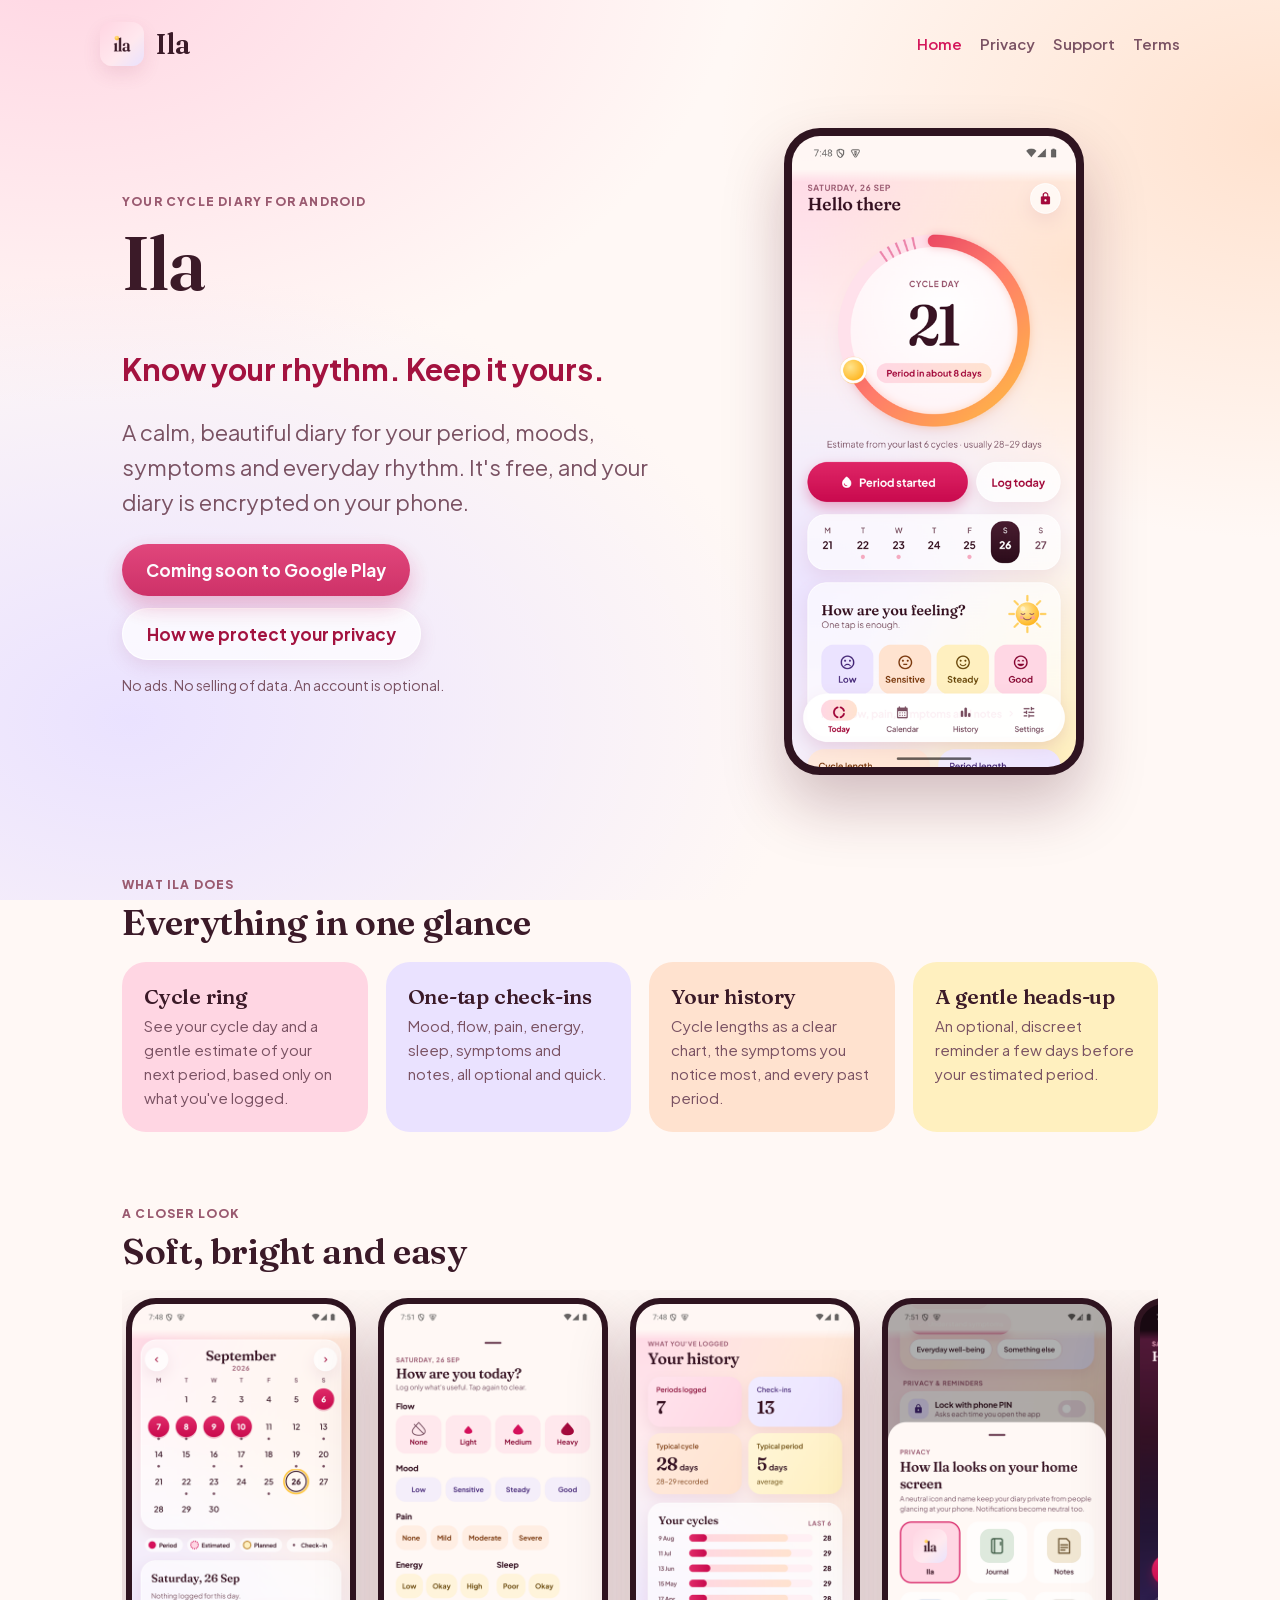
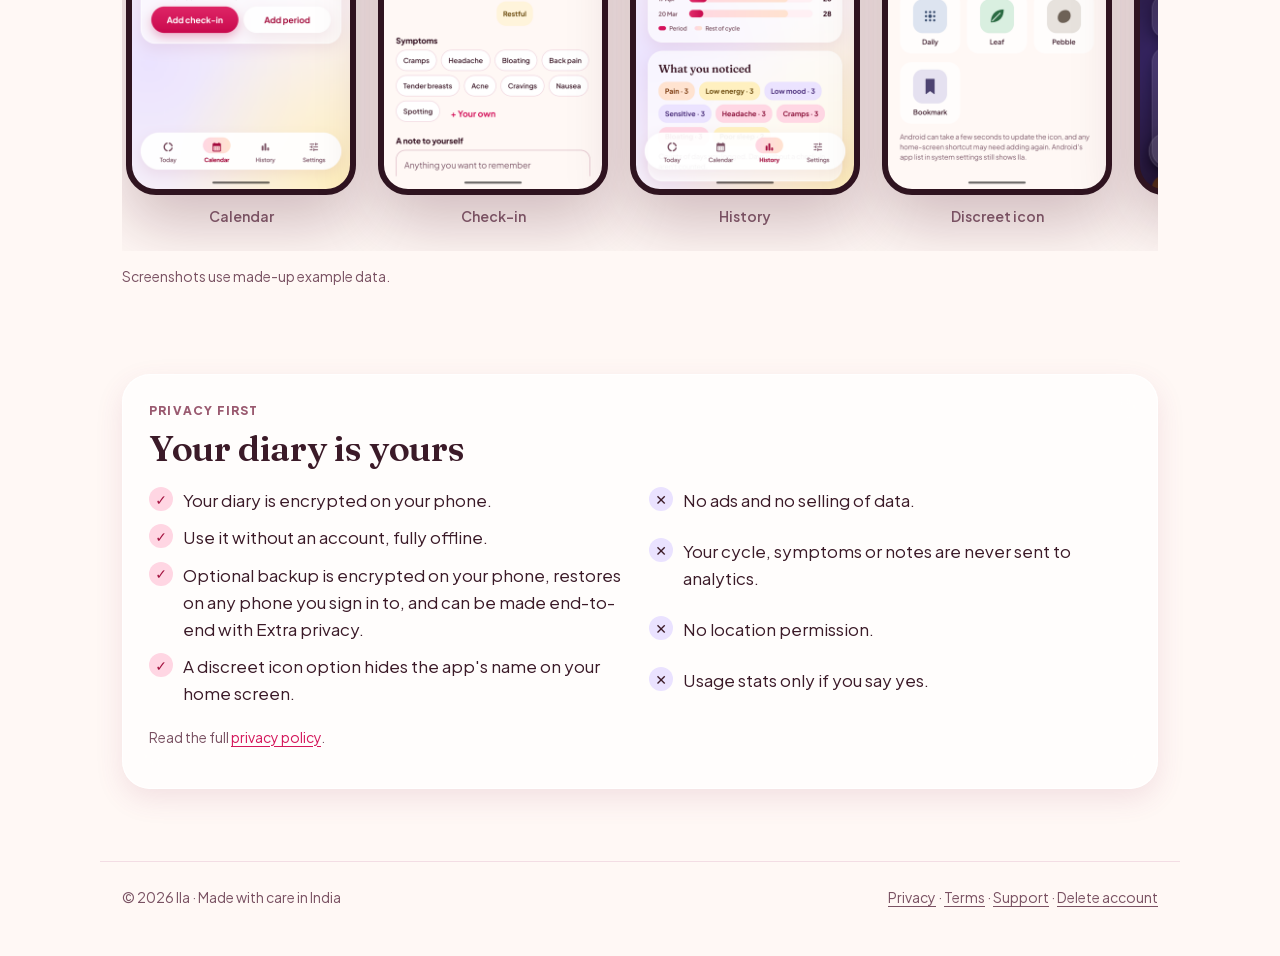
<file: index.html>
<!doctype html>
<html lang="en">
<head>
<meta charset="utf-8">
<meta name="viewport" content="width=device-width, initial-scale=1">
<title>Ila — Your Cycle Diary</title>
<meta name="description" content="Ila is a free, private cycle diary for Android. Know your rhythm. Keep it yours.">
<meta name="theme-color" content="#FFD6E3">
<link rel="icon" href="assets/favicon.png">
<link rel="stylesheet" href="assets/site.css">
</head>
<body>
<header class="wrap nav">
  <a class="brand" href="./"><img src="assets/ila-icon-512.png" alt="">Ila</a>
  <nav aria-label="Main"><ul>
    <li><a href="./" aria-current="page">Home</a></li>
    <li><a href="privacy.html">Privacy</a></li>
    <li><a href="support.html">Support</a></li>
    <li><a href="terms.html">Terms</a></li>
  </ul></nav>
</header>

<main class="wrap">
  <section class="hero">
    <div>
      <p class="eyebrow">Your cycle diary for Android</p>
      <h1>Ila</h1>
      <p class="tagline">Know your rhythm. Keep it yours.</p>
      <p class="lede">A calm, beautiful diary for your period, moods, symptoms and everyday rhythm. It's free, and your diary is encrypted on your phone.</p>
      <div class="pill-row">
        <span class="button rose" aria-disabled="true">Coming soon to Google Play</span>
        <a class="button soft" href="privacy.html">How we protect your privacy</a>
      </div>
      <p class="note">No ads. No selling of data. An account is optional.</p>
    </div>
    <div class="hero-shot"><div class="phone"><img src="assets/shots/1-today.png" alt="Ila's Today screen: a cycle ring showing cycle day 21 and 'Period in about 8 days', a week strip and mood buttons." width="450" height="1000"></div></div>
  </section>

  <section aria-labelledby="features">
    <p class="eyebrow">What Ila does</p>
    <h2 id="features">Everything in one glance</h2>
    <div class="grid">
      <div class="tile petal"><h3>Cycle ring</h3><p>See your cycle day and a gentle estimate of your next period, based only on what you've logged.</p></div>
      <div class="tile lilac"><h3>One-tap check-ins</h3><p>Mood, flow, pain, energy, sleep, symptoms and notes, all optional and quick.</p></div>
      <div class="tile peach"><h3>Your history</h3><p>Cycle lengths as a clear chart, the symptoms you notice most, and every past period.</p></div>
      <div class="tile butter"><h3>A gentle heads-up</h3><p>An optional, discreet reminder a few days before your estimated period.</p></div>
    </div>
  </section>

  <section aria-labelledby="look">
    <p class="eyebrow">A closer look</p>
    <h2 id="look">Soft, bright and easy</h2>
    <div class="shots" tabindex="0" aria-label="App screenshots, scroll sideways">
      <figure><div class="phone"><img src="assets/shots/2-calendar.png" alt="Calendar with period days in rose and today's date ringed." loading="lazy" width="450" height="1000"></div><figcaption>Calendar</figcaption></figure>
      <figure><div class="phone"><img src="assets/shots/7-check-in.png" alt="Check-in sheet with flow, mood, pain, energy, sleep and symptom choices." loading="lazy" width="450" height="1000"></div><figcaption>Check-in</figcaption></figure>
      <figure><div class="phone"><img src="assets/shots/3-history.png" alt="History with summary tiles and a chart of recent cycle lengths." loading="lazy" width="450" height="1000"></div><figcaption>History</figcaption></figure>
      <figure><div class="phone"><img src="assets/shots/6-discreet-icon.png" alt="Discreet icon picker showing neutral home-screen icons such as Journal and Notes." loading="lazy" width="450" height="1000"></div><figcaption>Discreet icon</figcaption></figure>
      <figure><div class="phone"><img src="assets/shots/8-today-dark.png" alt="Today screen in dark mode." loading="lazy" width="450" height="1000"></div><figcaption>Dark mode</figcaption></figure>
    </div>
    <p class="note">Screenshots use made-up example data.</p>
  </section>

  <section aria-labelledby="privacy">
    <div class="card">
      <p class="eyebrow">Privacy first</p>
      <h2 id="privacy">Your diary is yours</h2>
      <div class="grid">
        <ul class="checks">
          <li>Your diary is encrypted on your phone.</li>
          <li>Use it without an account, fully offline.</li>
          <li>Optional backup is encrypted on your phone, restores on any phone you sign in to, and can be made end-to-end with Extra privacy.</li>
          <li>A discreet icon option hides the app's name on your home screen.</li>
        </ul>
        <ul class="checks never">
          <li>No ads and no selling of data.</li>
          <li>Your cycle, symptoms or notes are never sent to analytics.</li>
          <li>No location permission.</li>
          <li>Usage stats only if you say yes.</li>
        </ul>
      </div>
      <p class="note" style="margin-top:18px">Read the full <a href="privacy.html">privacy policy</a>.</p>
    </div>
  </section>
</main>

<footer><div class="wrap">
  <span>© 2026 Ila · Made with care in India</span>
  <span><a href="privacy.html">Privacy</a> · <a href="terms.html">Terms</a> · <a href="support.html">Support</a> · <a href="delete-account.html">Delete account</a></span>
</div></footer>
</body>
</html>
</file>
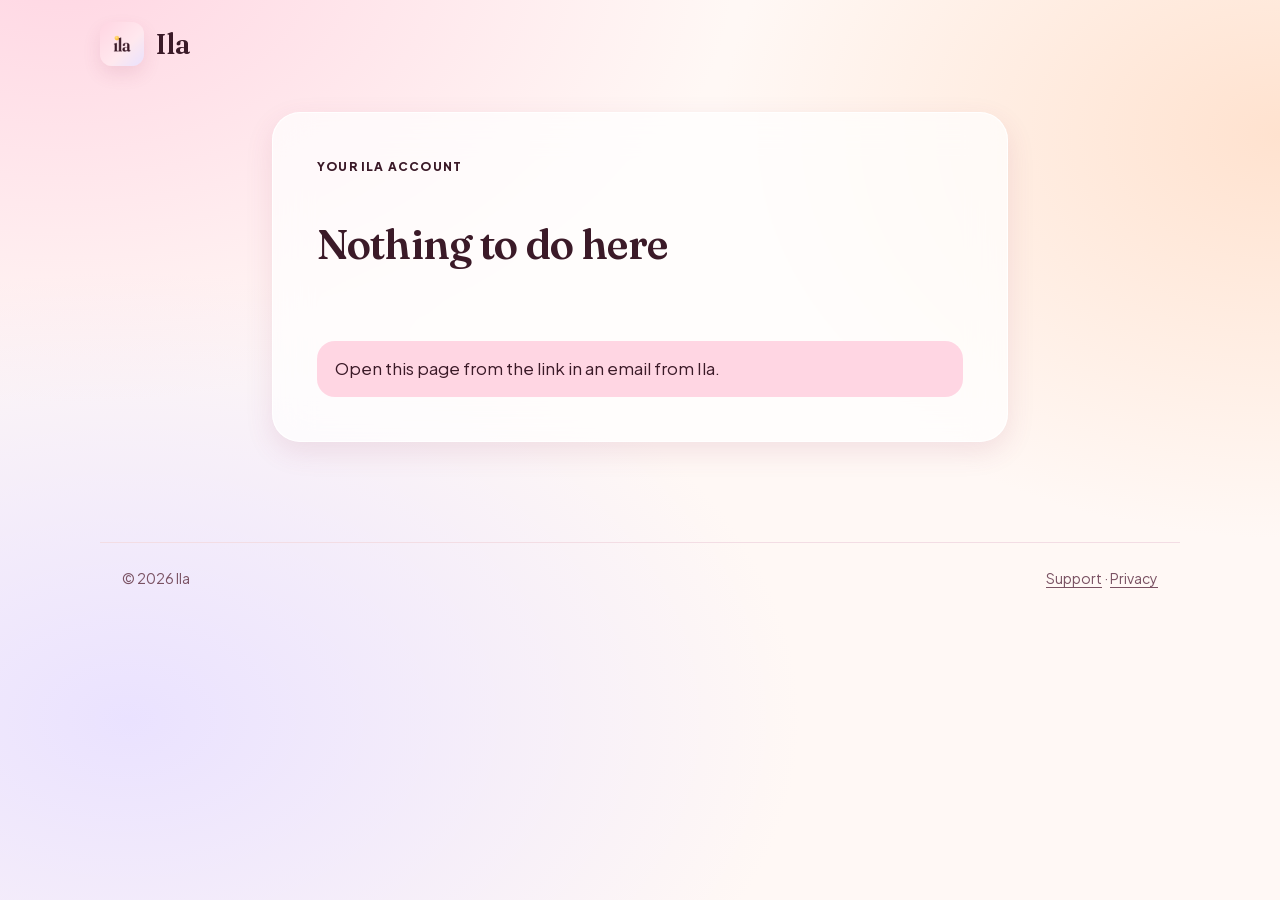
<file: auth-action.html>
<!doctype html>
<html lang="en">
<head>
<meta charset="utf-8">
<meta name="viewport" content="width=device-width, initial-scale=1">
<meta name="robots" content="noindex">
<meta name="referrer" content="no-referrer">
<title>Your Ila account — Ila</title>
<link rel="icon" href="assets/favicon.png">
<link rel="stylesheet" href="assets/site.css">
<style>
  .field { display: grid; gap: 6px; margin: 14px 0; }
  .field label { font-weight: 700; font-size: 14px; }
  .field input { height: 52px; padding: 0 16px; border-radius: 16px; border: 1.5px solid var(--line); background: var(--glass); color: var(--ink); font: inherit; }
  .field input:focus-visible { outline: 3px solid var(--rose); outline-offset: 1px; }
  button.button { border: 0; cursor: pointer; font: inherit; font-weight: 700; }
  button.button[disabled] { opacity: .55; cursor: default; }
  .status { padding: 14px 18px; border-radius: 18px; background: var(--petal); margin: 16px 0 0; }
  .status.error { background: #FFE3E3; color: #8C1D18; }
  [hidden] { display: none !important; }
</style>
</head>
<body>
<header class="wrap nav">
  <a class="brand" href="./"><img src="assets/ila-icon-512.png" alt="">Ila</a>
</header>
<main class="wrap doc"><div class="card">
  <p class="eyebrow">Your Ila account</p>

  <section id="reset" hidden>
    <h1 style="font-size:clamp(30px,5vw,42px)">Choose a new password</h1>
    <p>For <strong id="reset-email"></strong>. Your new password is protected on this page before it's sent, exactly as the app does, so no one else ever sees it.</p>
    <form id="reset-form" novalidate>
      <div class="field"><label for="pw1">New password</label><input id="pw1" type="password" autocomplete="new-password" minlength="12" required></div>
      <div class="field"><label for="pw2">Type it again</label><input id="pw2" type="password" autocomplete="new-password" minlength="12" required></div>
      <p class="note">At least 8 characters. A short sentence works well.</p>
      <button class="button rose" id="reset-button" type="submit">Save new password</button>
    </form>
    <p class="note" style="margin-top:18px">Your cloud backup stays safe. The next time you sign in to Ila, it asks for your <strong>recovery code</strong> once to unlock it with the new password.</p>
  </section>

  <section id="verified" hidden>
    <h1 style="font-size:clamp(30px,5vw,42px)">Email confirmed</h1>
    <p>Thank you. Go back to Ila and tap <strong>I've confirmed it</strong> to turn on your end-to-end encrypted backup.</p>
  </section>

  <section id="done" hidden>
    <h1 style="font-size:clamp(30px,5vw,42px)">Password changed</h1>
    <p>Open Ila and sign in with your new password. Have your recovery code ready: Ila asks for it once to unlock your backup.</p>
  </section>

  <section id="loading"><h1 style="font-size:clamp(30px,5vw,42px)">One moment…</h1></section>
  <p id="status" class="status" role="status" hidden></p>
</div></main>
<footer><div class="wrap"><span>© 2026 Ila</span><span><a href="support.html">Support</a> · <a href="privacy.html">Privacy</a></span></div></footer>

<script>
// Handles Firebase email action links (set as the custom action URL in Firebase Authentication → Templates).
// The new password is derived exactly like the app (code/app/src/main/java/app/ila/CloudCrypto.kt):
//   master = PBKDF2-SHA256(password, SHA-256("ila-account-v1|" + email), 600000)
//   Firebase password = base64url(HKDF-SHA256(master, salt "ila-hkdf-v1", info "auth"))
// Only that derived value is sent to Google. The page loads no third-party code.
(() => {
  const params = new URLSearchParams(location.search);
  const mode = params.get('mode'), code = params.get('oobCode');
  const apiKey = params.get('apiKey') || 'AIzaSyAatuYOE76j3LYbSVbCfgGCYiM-DV2iupk';
  const api = (method, body) => fetch(`https://identitytoolkit.googleapis.com/v1/accounts:${method}?key=${encodeURIComponent(apiKey)}`, {
    method: 'POST', headers: { 'Content-Type': 'application/json' }, body: JSON.stringify(body), referrerPolicy: 'no-referrer'
  }).then(async r => { const d = await r.json(); if (!r.ok) throw new Error(d.error && d.error.message || 'ERROR'); return d; });
  const show = id => { for (const s of ['reset', 'verified', 'done', 'loading']) document.getElementById(s).hidden = s !== id; };
  const status = (text, error) => { const el = document.getElementById('status'); el.textContent = text; el.hidden = !text; el.classList.toggle('error', !!error); };
  const friendly = m => /EXPIRED|INVALID_OOB_CODE/.test(m) ? 'This link has expired or was already used. Ask Ila for a new one.'
    : /WEAK_PASSWORD/.test(m) ? 'Please choose a longer password.' : /TOO_MANY/.test(m) ? 'Too many attempts. Please wait a little and try again.'
    : 'Something went wrong. Please try the link again.';

  const enc = new TextEncoder();
  async function authPassword(email, password) {
    const salt = new Uint8Array(await crypto.subtle.digest('SHA-256', enc.encode('ila-account-v1|' + email.trim().toLowerCase())));
    const base = await crypto.subtle.importKey('raw', enc.encode(password), 'PBKDF2', false, ['deriveBits']);
    const master = await crypto.subtle.deriveBits({ name: 'PBKDF2', hash: 'SHA-256', salt, iterations: 600000 }, base, 256);
    const hk = await crypto.subtle.importKey('raw', master, 'HKDF', false, ['deriveBits']);
    const out = new Uint8Array(await crypto.subtle.deriveBits({ name: 'HKDF', hash: 'SHA-256', salt: enc.encode('ila-hkdf-v1'), info: enc.encode('auth') }, hk, 256));
    return btoa(String.fromCharCode(...out)).replace(/\+/g, '-').replace(/\//g, '_').replace(/=+$/, '');
  }
  window.ilaAuthPassword = authPassword; // exposed for the test vector check

  if (!code || !mode) { show('loading'); document.querySelector('#loading h1').textContent = 'Nothing to do here'; status('Open this page from the link in an email from Ila.'); return; }

  if (mode === 'verifyEmail') {
    api('update', { oobCode: code }).then(() => show('verified')).catch(e => { show('loading'); document.querySelector('#loading h1').textContent = 'Link not valid'; status(friendly(e.message), true); });
  } else if (mode === 'resetPassword') {
    api('resetPassword', { oobCode: code }).then(d => {
      const email = d.email; document.getElementById('reset-email').textContent = email; show('reset');
      document.getElementById('reset-form').addEventListener('submit', async ev => {
        ev.preventDefault();
        const p1 = document.getElementById('pw1').value, p2 = document.getElementById('pw2').value;
        if (p1.length < 8) return status('Use at least 8 characters.', true);
        if (p1 !== p2) return status("The passwords don't match.", true);
        const button = document.getElementById('reset-button'); button.disabled = true; status('Protecting your password…');
        try { await api('resetPassword', { oobCode: code, newPassword: await authPassword(email, p1) }); status(''); show('done'); }
        catch (e) { status(friendly(e.message), true); button.disabled = false; }
      });
    }).catch(e => { show('loading'); document.querySelector('#loading h1').textContent = 'Link not valid'; status(friendly(e.message), true); });
  } else {
    show('loading'); document.querySelector('#loading h1').textContent = 'Done'; status('If you asked for this, the change is complete. Contact rishi007.pandey@live.com if you didn’t.');
  }
})();
</script>
</body>
</html>
</file>
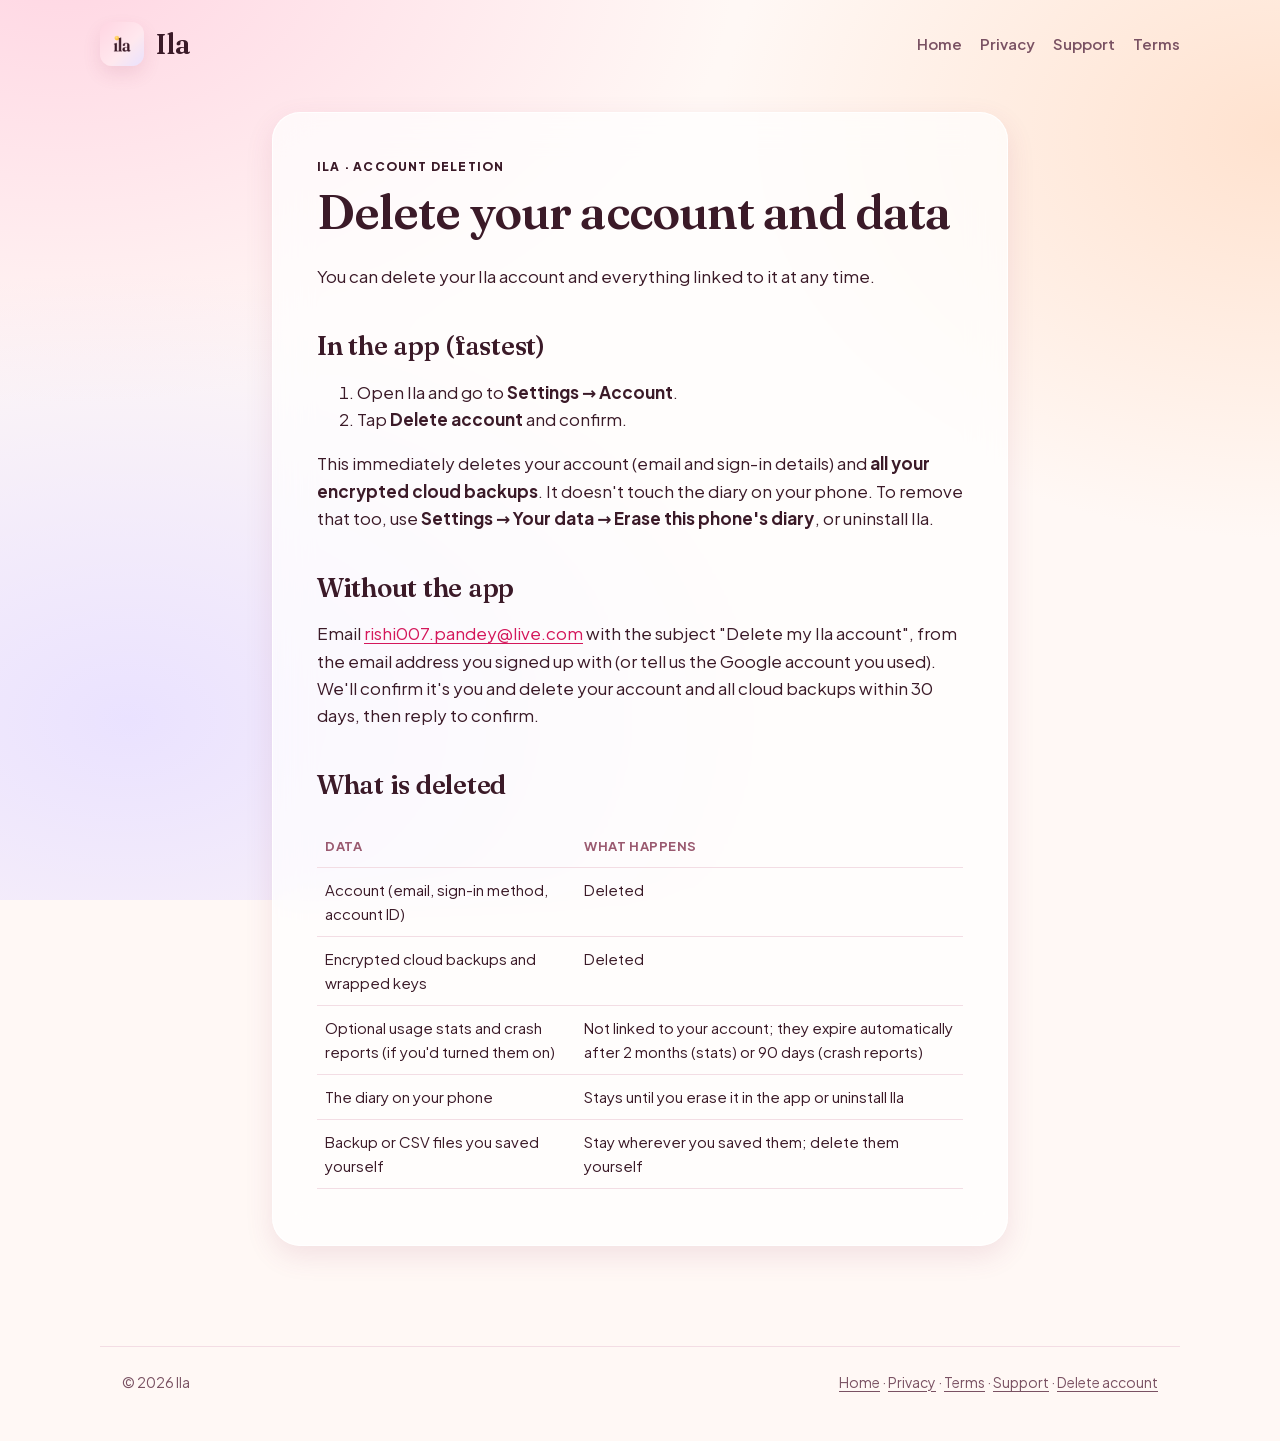
<file: delete-account.html>
<!doctype html>
<html lang="en">
<head>
<meta charset="utf-8">
<meta name="viewport" content="width=device-width, initial-scale=1">
<title>Delete your account and data — Ila</title>
<meta name="description" content="How to delete your Ila account, cloud backups and data.">
<link rel="icon" href="assets/favicon.png">
<link rel="stylesheet" href="assets/site.css">
</head>
<body>
<header class="wrap nav">
  <a class="brand" href="./"><img src="assets/ila-icon-512.png" alt="">Ila</a>
  <nav aria-label="Main"><ul><li><a href="./">Home</a></li><li><a href="privacy.html">Privacy</a></li><li><a href="support.html">Support</a></li><li><a href="terms.html">Terms</a></li></ul></nav>
</header>
<main class="wrap doc"><div class="card">
<p class="eyebrow">Ila · Account deletion</p>
<h1 style="font-size:clamp(34px,5vw,48px)">Delete your account and data</h1>
<p>You can delete your Ila account and everything linked to it at any time.</p>
<h2>In the app (fastest)</h2>
<ol>
  <li>Open Ila and go to <strong>Settings → Account</strong>.</li>
  <li>Tap <strong>Delete account</strong> and confirm.</li>
</ol>
<p>This immediately deletes your account (email and sign-in details) and <strong>all your encrypted cloud backups</strong>. It doesn't touch the diary on your phone. To remove that too, use <strong>Settings → Your data → Erase this phone's diary</strong>, or uninstall Ila.</p>
<h2>Without the app</h2>
<p>Email <a href="mailto:rishi007.pandey@live.com?subject=Delete%20my%20Ila%20account">rishi007.pandey@live.com</a> with the subject "Delete my Ila account", from the email address you signed up with (or tell us the Google account you used). We'll confirm it's you and delete your account and all cloud backups within 30 days, then reply to confirm.</p>
<h2>What is deleted</h2>
<div class="table-scroll"><table>
<tr><th>Data</th><th>What happens</th></tr>
<tr><td>Account (email, sign-in method, account ID)</td><td>Deleted</td></tr>
<tr><td>Encrypted cloud backups and wrapped keys</td><td>Deleted</td></tr>
<tr><td>Optional usage stats and crash reports (if you'd turned them on)</td><td>Not linked to your account; they expire automatically after 2 months (stats) or 90 days (crash reports)</td></tr>
<tr><td>The diary on your phone</td><td>Stays until you erase it in the app or uninstall Ila</td></tr>
<tr><td>Backup or CSV files you saved yourself</td><td>Stay wherever you saved them; delete them yourself</td></tr>
</table></div>
</div></main>
<footer><div class="wrap">
  <span>© 2026 Ila</span>
  <span><a href="./">Home</a> · <a href="privacy.html">Privacy</a> · <a href="terms.html">Terms</a> · <a href="support.html">Support</a> · <a href="delete-account.html">Delete account</a></span>
</div></footer>
</body>
</html>
</file>
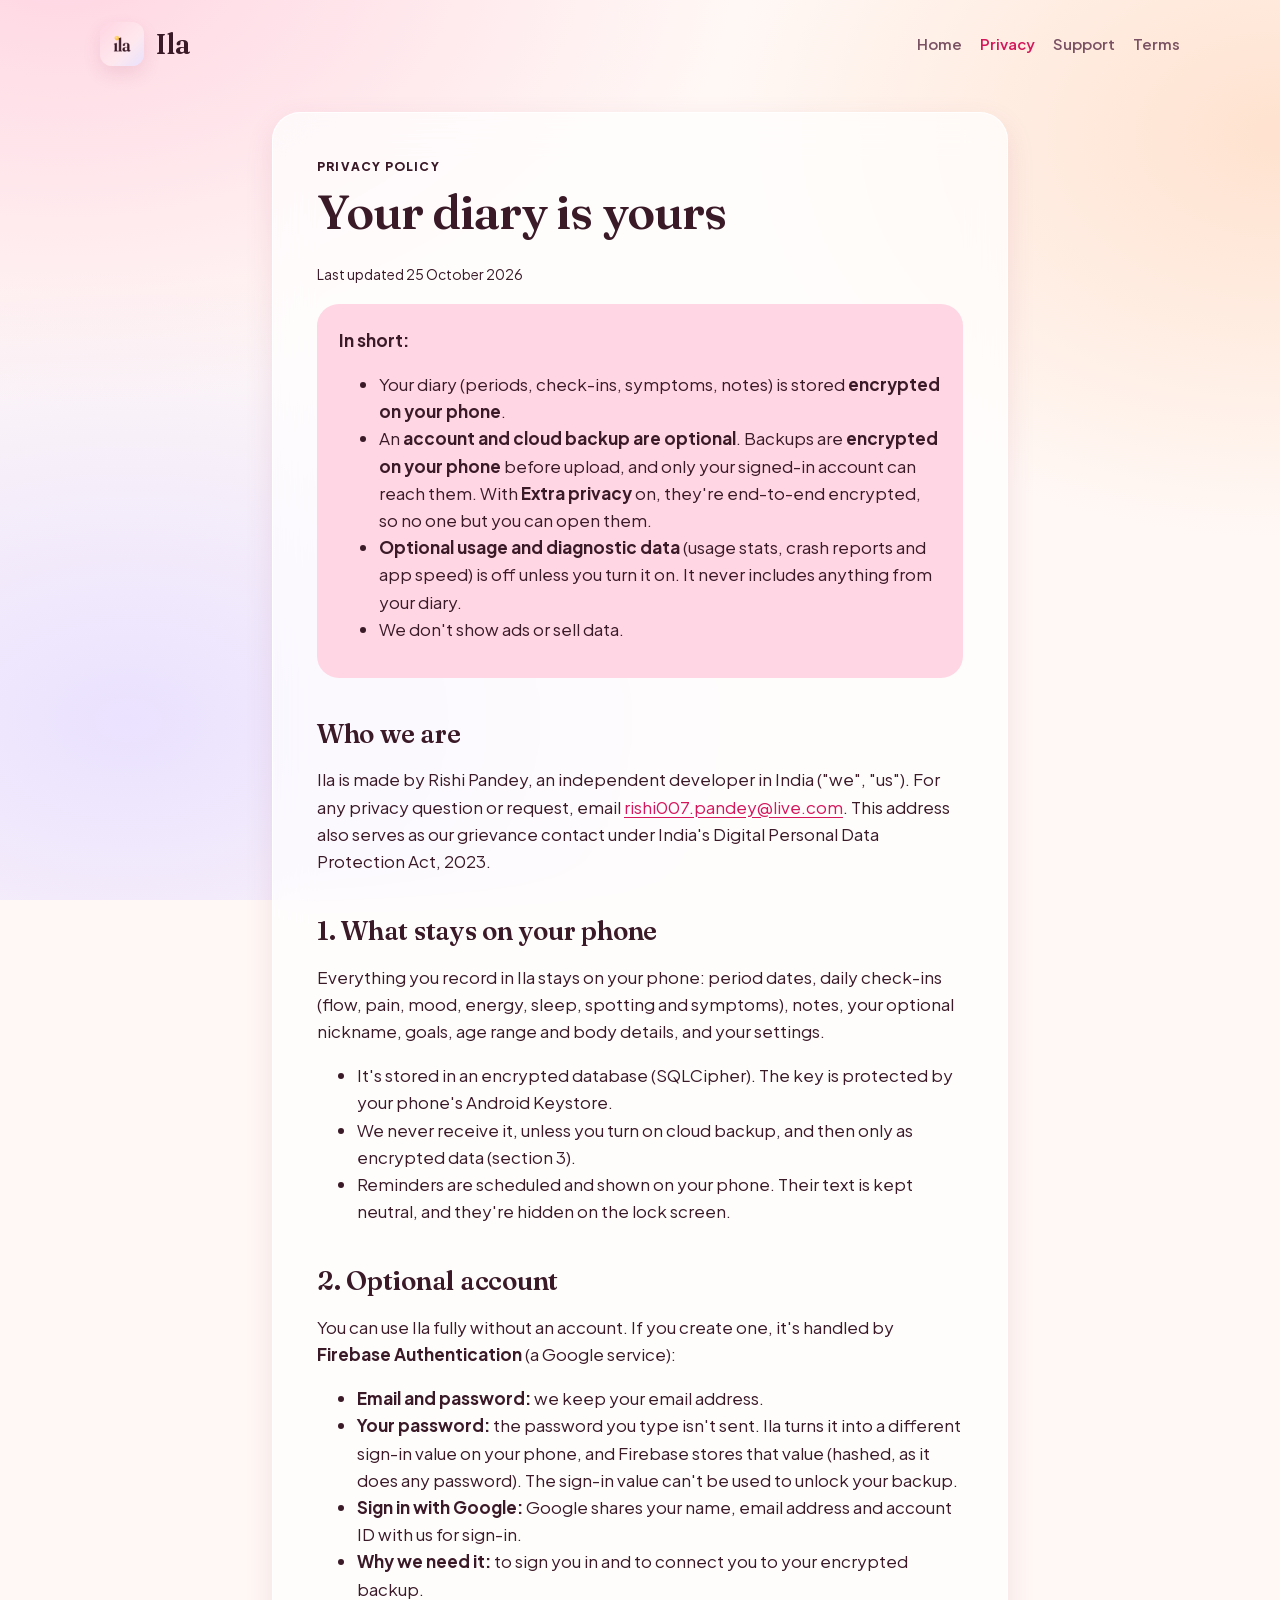
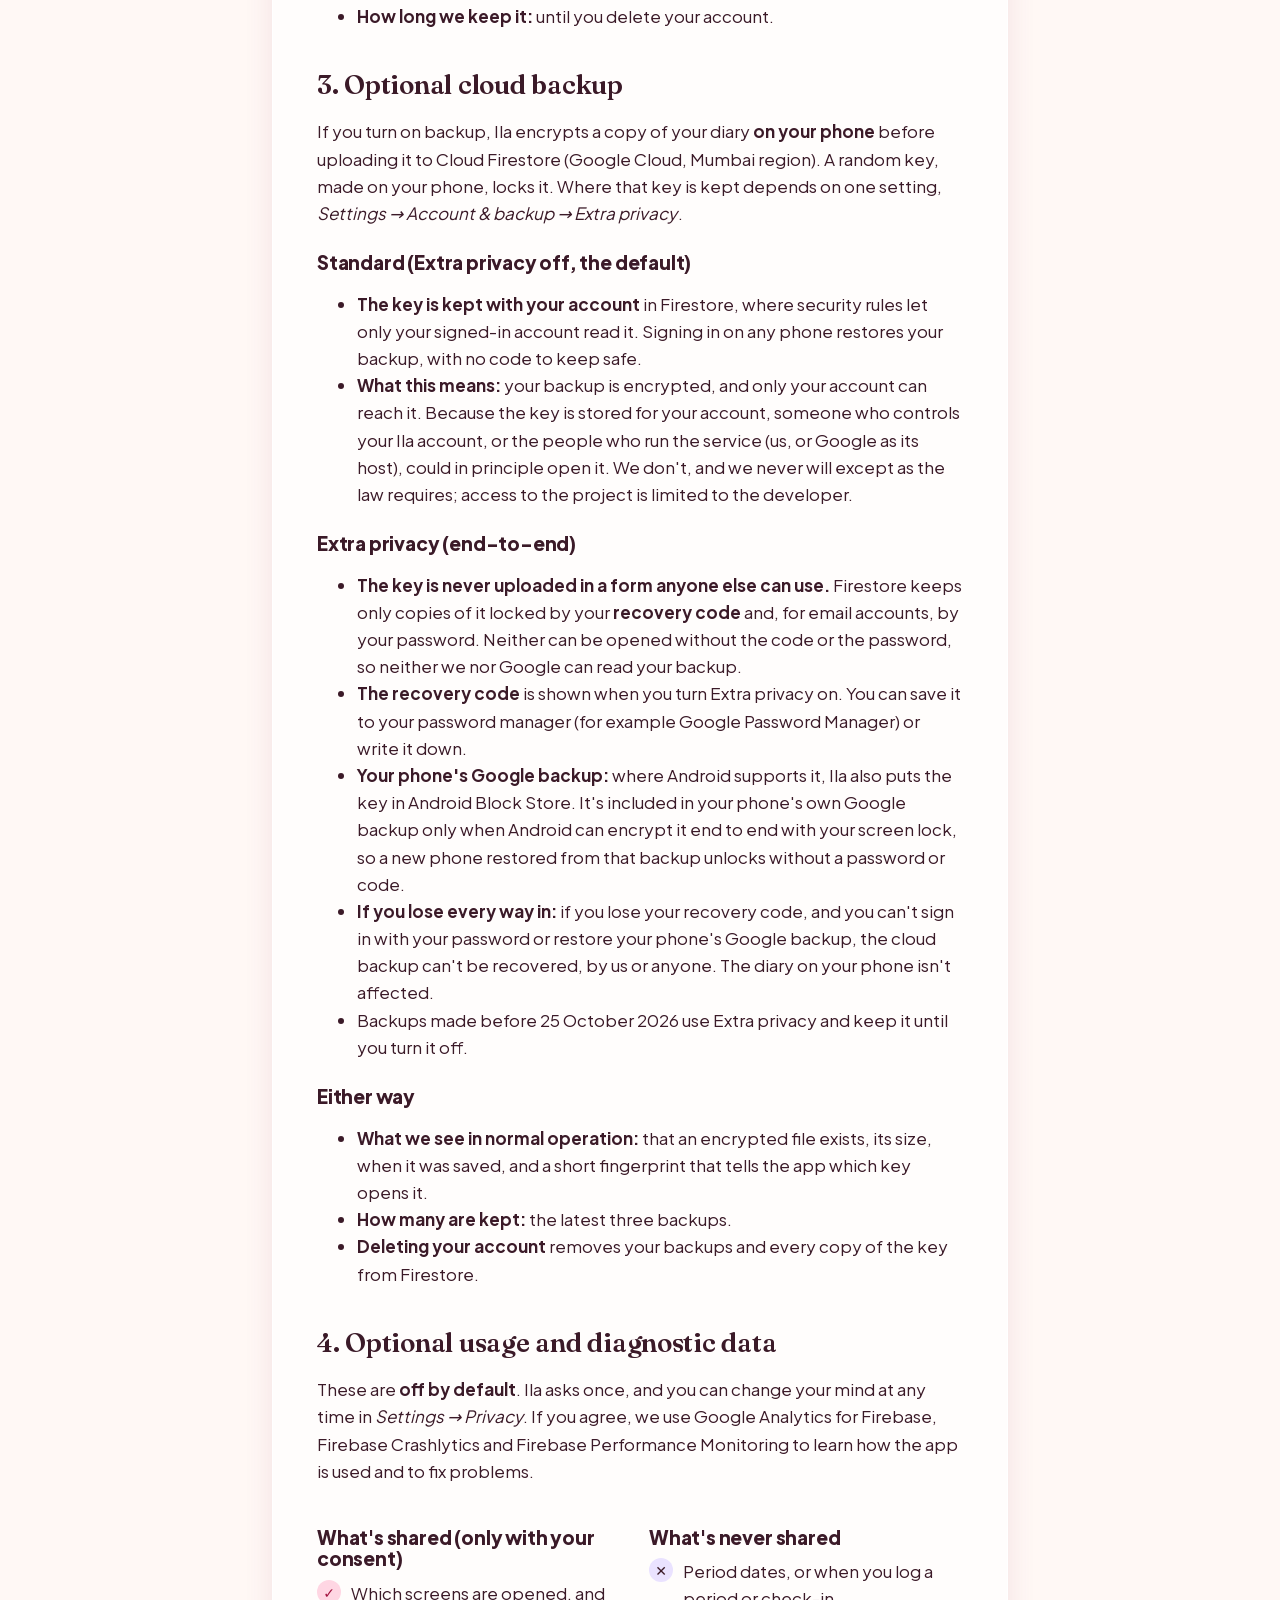
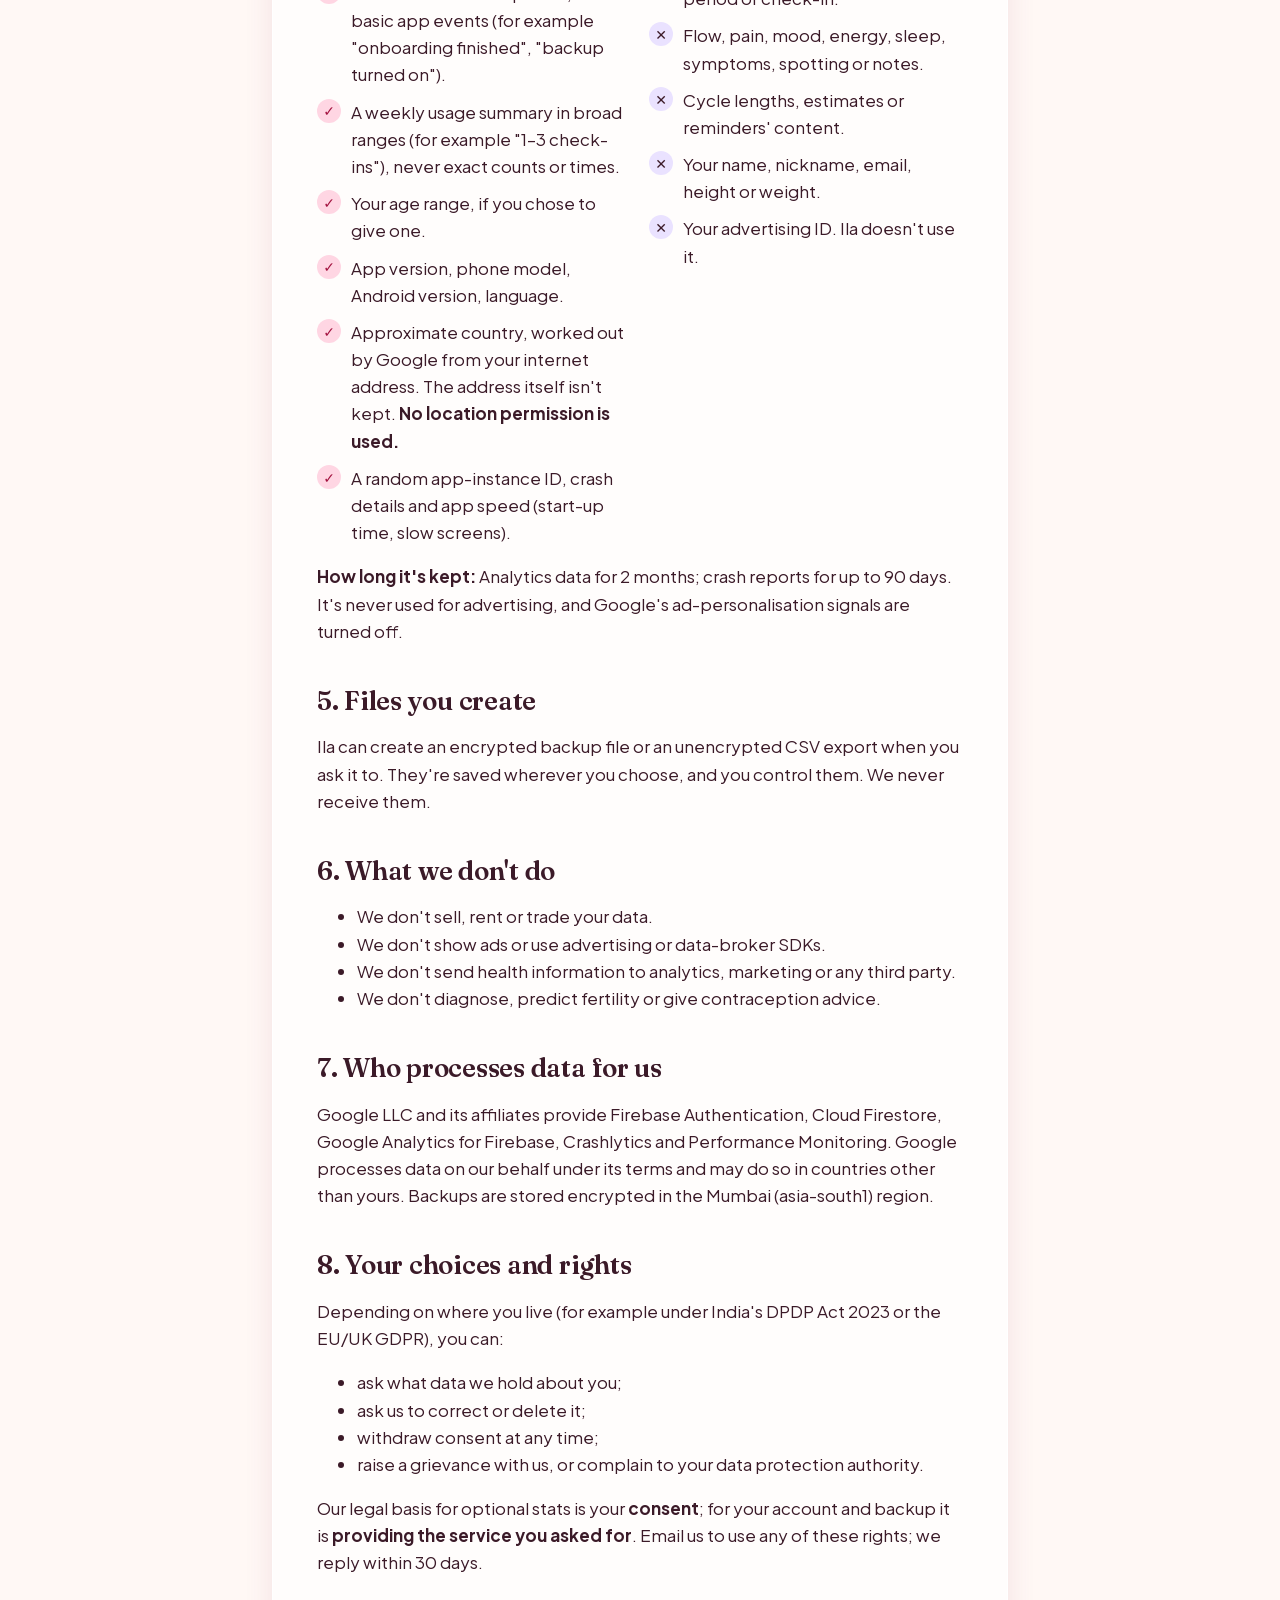
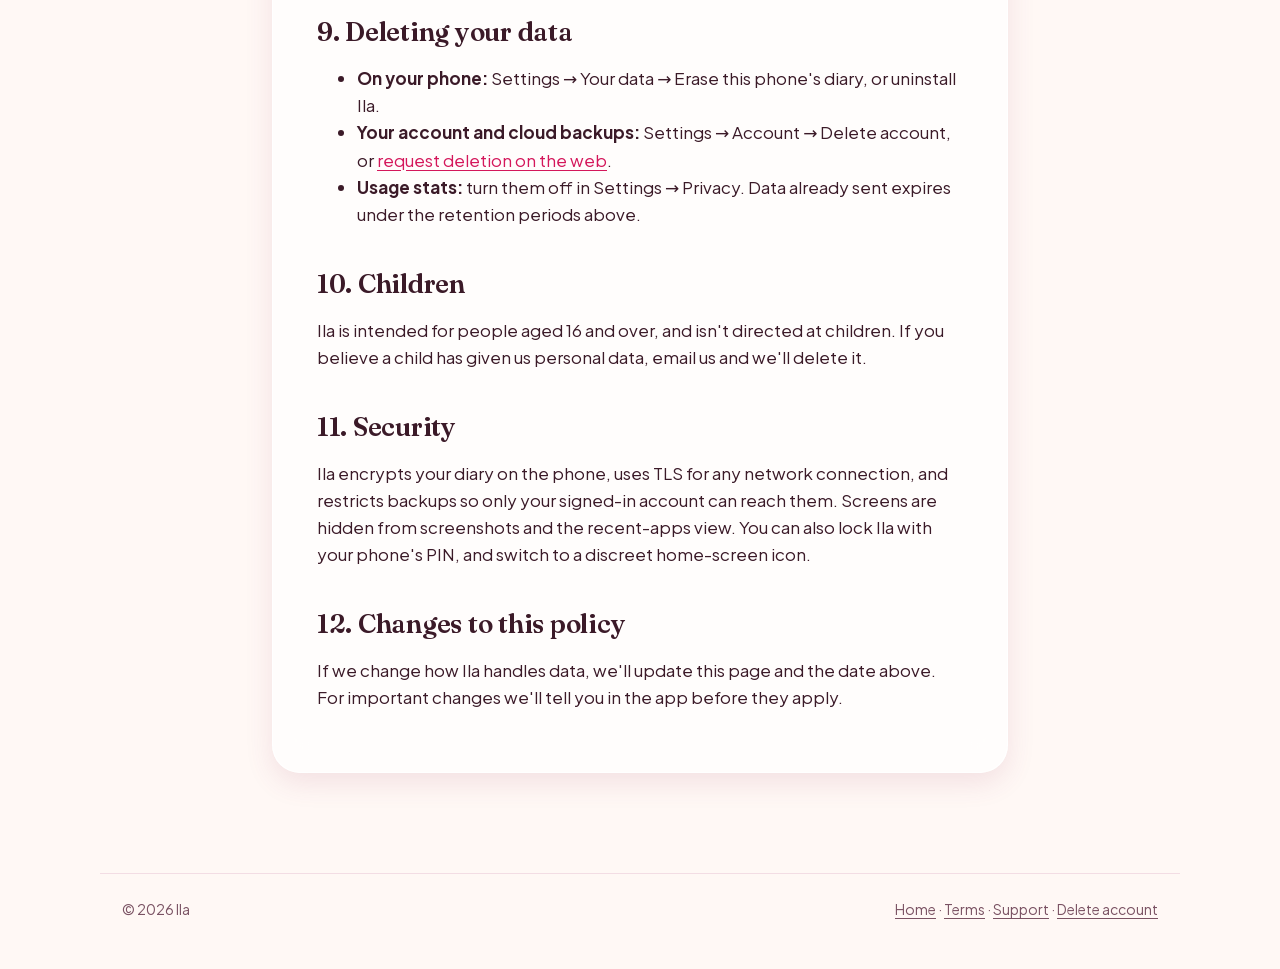
<file: privacy.html>
<!doctype html>
<html lang="en">
<head>
<meta charset="utf-8">
<meta name="viewport" content="width=device-width, initial-scale=1">
<title>Privacy policy — Ila</title>
<meta name="description" content="How Ila, a private cycle diary for Android, handles your data.">
<link rel="icon" href="assets/favicon.png">
<link rel="stylesheet" href="assets/site.css">
</head>
<body>
<header class="wrap nav">
  <a class="brand" href="./"><img src="assets/ila-icon-512.png" alt="">Ila</a>
  <nav aria-label="Main"><ul>
    <li><a href="./">Home</a></li>
    <li><a href="privacy.html" aria-current="page">Privacy</a></li>
    <li><a href="support.html">Support</a></li>
    <li><a href="terms.html">Terms</a></li>
  </ul></nav>
</header>

<main class="wrap doc">
<div class="card">
<p class="eyebrow">Privacy policy</p>
<h1 style="font-size:clamp(34px,5vw,48px)">Your diary is yours</h1>
<p class="note">Last updated 25 October 2026</p>

<div class="summary">
  <p><strong>In short:</strong></p>
  <ul>
    <li>Your diary (periods, check-ins, symptoms, notes) is stored <strong>encrypted on your phone</strong>.</li>
    <li>An <strong>account and cloud backup are optional</strong>. Backups are <strong>encrypted on your phone</strong> before upload, and only your signed-in account can reach them. With <strong>Extra privacy</strong> on, they're end-to-end encrypted, so no one but you can open them.</li>
    <li><strong>Optional usage and diagnostic data</strong> (usage stats, crash reports and app speed) is off unless you turn it on. It never includes anything from your diary.</li>
    <li>We don't show ads or sell data.</li>
  </ul>
</div>

<h2>Who we are</h2>
<p>Ila is made by Rishi Pandey, an independent developer in India ("we", "us"). For any privacy question or request, email <a href="mailto:rishi007.pandey@live.com">rishi007.pandey@live.com</a>. This address also serves as our grievance contact under India's Digital Personal Data Protection Act, 2023.</p>

<h2>1. What stays on your phone</h2>
<p>Everything you record in Ila stays on your phone: period dates, daily check-ins (flow, pain, mood, energy, sleep, spotting and symptoms), notes, your optional nickname, goals, age range and body details, and your settings.</p>
<ul>
  <li>It's stored in an encrypted database (SQLCipher). The key is protected by your phone's Android Keystore.</li>
  <li>We never receive it, unless you turn on cloud backup, and then only as encrypted data (section 3).</li>
  <li>Reminders are scheduled and shown on your phone. Their text is kept neutral, and they're hidden on the lock screen.</li>
</ul>

<h2>2. Optional account</h2>
<p>You can use Ila fully without an account. If you create one, it's handled by <strong>Firebase Authentication</strong> (a Google service):</p>
<ul>
  <li><strong>Email and password:</strong> we keep your email address.</li>
  <li><strong>Your password:</strong> the password you type isn't sent. Ila turns it into a different sign-in value on your phone, and Firebase stores that value (hashed, as it does any password). The sign-in value can't be used to unlock your backup.</li>
  <li><strong>Sign in with Google:</strong> Google shares your name, email address and account ID with us for sign-in.</li>
  <li><strong>Why we need it:</strong> to sign you in and to connect you to your encrypted backup.</li>
  <li><strong>How long we keep it:</strong> until you delete your account.</li>
</ul>

<h2>3. Optional cloud backup</h2>
<p>If you turn on backup, Ila encrypts a copy of your diary <strong>on your phone</strong> before uploading it to Cloud Firestore (Google Cloud, Mumbai region). A random key, made on your phone, locks it. Where that key is kept depends on one setting, <em>Settings → Account &amp; backup → Extra privacy</em>.</p>
<h3>Standard (Extra privacy off, the default)</h3>
<ul>
  <li><strong>The key is kept with your account</strong> in Firestore, where security rules let only your signed-in account read it. Signing in on any phone restores your backup, with no code to keep safe.</li>
  <li><strong>What this means:</strong> your backup is encrypted, and only your account can reach it. Because the key is stored for your account, someone who controls your Ila account, or the people who run the service (us, or Google as its host), could in principle open it. We don't, and we never will except as the law requires; access to the project is limited to the developer.</li>
</ul>
<h3>Extra privacy (end-to-end)</h3>
<ul>
  <li><strong>The key is never uploaded in a form anyone else can use.</strong> Firestore keeps only copies of it locked by your <strong>recovery code</strong> and, for email accounts, by your password. Neither can be opened without the code or the password, so neither we nor Google can read your backup.</li>
  <li><strong>The recovery code</strong> is shown when you turn Extra privacy on. You can save it to your password manager (for example Google Password Manager) or write it down.</li>
  <li><strong>Your phone's Google backup:</strong> where Android supports it, Ila also puts the key in Android Block Store. It's included in your phone's own Google backup only when Android can encrypt it end to end with your screen lock, so a new phone restored from that backup unlocks without a password or code.</li>
  <li><strong>If you lose every way in:</strong> if you lose your recovery code, and you can't sign in with your password or restore your phone's Google backup, the cloud backup can't be recovered, by us or anyone. The diary on your phone isn't affected.</li>
  <li>Backups made before 25 October 2026 use Extra privacy and keep it until you turn it off.</li>
</ul>
<h3>Either way</h3>
<ul>
  <li><strong>What we see in normal operation:</strong> that an encrypted file exists, its size, when it was saved, and a short fingerprint that tells the app which key opens it.</li>
  <li><strong>How many are kept:</strong> the latest three backups.</li>
  <li><strong>Deleting your account</strong> removes your backups and every copy of the key from Firestore.</li>
</ul>

<h2 id="stats">4. Optional usage and diagnostic data</h2>
<p>These are <strong>off by default</strong>. Ila asks once, and you can change your mind at any time in <em>Settings → Privacy</em>. If you agree, we use Google Analytics for Firebase, Firebase Crashlytics and Firebase Performance Monitoring to learn how the app is used and to fix problems.</p>
<div class="grid">
  <div>
    <h3>What's shared (only with your consent)</h3>
    <ul class="checks">
      <li>Which screens are opened, and basic app events (for example "onboarding finished", "backup turned on").</li>
      <li>A weekly usage summary in broad ranges (for example "1–3 check-ins"), never exact counts or times.</li>
      <li>Your age range, if you chose to give one.</li>
      <li>App version, phone model, Android version, language.</li>
      <li>Approximate country, worked out by Google from your internet address. The address itself isn't kept. <strong>No location permission is used.</strong></li>
      <li>A random app-instance ID, crash details and app speed (start-up time, slow screens).</li>
    </ul>
  </div>
  <div>
    <h3>What's never shared</h3>
    <ul class="checks never">
      <li>Period dates, or when you log a period or check-in.</li>
      <li>Flow, pain, mood, energy, sleep, symptoms, spotting or notes.</li>
      <li>Cycle lengths, estimates or reminders' content.</li>
      <li>Your name, nickname, email, height or weight.</li>
      <li>Your advertising ID. Ila doesn't use it.</li>
    </ul>
  </div>
</div>
<p><strong>How long it's kept:</strong> Analytics data for 2 months; crash reports for up to 90 days. It's never used for advertising, and Google's ad-personalisation signals are turned off.</p>

<h2>5. Files you create</h2>
<p>Ila can create an encrypted backup file or an unencrypted CSV export when you ask it to. They're saved wherever you choose, and you control them. We never receive them.</p>

<h2>6. What we don't do</h2>
<ul>
  <li>We don't sell, rent or trade your data.</li>
  <li>We don't show ads or use advertising or data-broker SDKs.</li>
  <li>We don't send health information to analytics, marketing or any third party.</li>
  <li>We don't diagnose, predict fertility or give contraception advice.</li>
</ul>

<h2>7. Who processes data for us</h2>
<p>Google LLC and its affiliates provide Firebase Authentication, Cloud Firestore, Google Analytics for Firebase, Crashlytics and Performance Monitoring. Google processes data on our behalf under its terms and may do so in countries other than yours. Backups are stored encrypted in the Mumbai (asia-south1) region.</p>

<h2>8. Your choices and rights</h2>
<p>Depending on where you live (for example under India's DPDP Act 2023 or the EU/UK GDPR), you can:</p>
<ul>
  <li>ask what data we hold about you;</li>
  <li>ask us to correct or delete it;</li>
  <li>withdraw consent at any time;</li>
  <li>raise a grievance with us, or complain to your data protection authority.</li>
</ul>
<p>Our legal basis for optional stats is your <strong>consent</strong>; for your account and backup it is <strong>providing the service you asked for</strong>. Email us to use any of these rights; we reply within 30 days.</p>

<h2>9. Deleting your data</h2>
<ul>
  <li><strong>On your phone:</strong> Settings → Your data → Erase this phone's diary, or uninstall Ila.</li>
  <li><strong>Your account and cloud backups:</strong> Settings → Account → Delete account, or <a href="delete-account.html">request deletion on the web</a>.</li>
  <li><strong>Usage stats:</strong> turn them off in Settings → Privacy. Data already sent expires under the retention periods above.</li>
</ul>

<h2>10. Children</h2>
<p>Ila is intended for people aged 16 and over, and isn't directed at children. If you believe a child has given us personal data, email us and we'll delete it.</p>

<h2>11. Security</h2>
<p>Ila encrypts your diary on the phone, uses TLS for any network connection, and restricts backups so only your signed-in account can reach them. Screens are hidden from screenshots and the recent-apps view. You can also lock Ila with your phone's PIN, and switch to a discreet home-screen icon.</p>

<h2>12. Changes to this policy</h2>
<p>If we change how Ila handles data, we'll update this page and the date above. For important changes we'll tell you in the app before they apply.</p>
</div>
</main>

<footer><div class="wrap">
  <span>© 2026 Ila</span>
  <span><a href="./">Home</a> · <a href="terms.html">Terms</a> · <a href="support.html">Support</a> · <a href="delete-account.html">Delete account</a></span>
</div></footer>
</body>
</html>
</file>
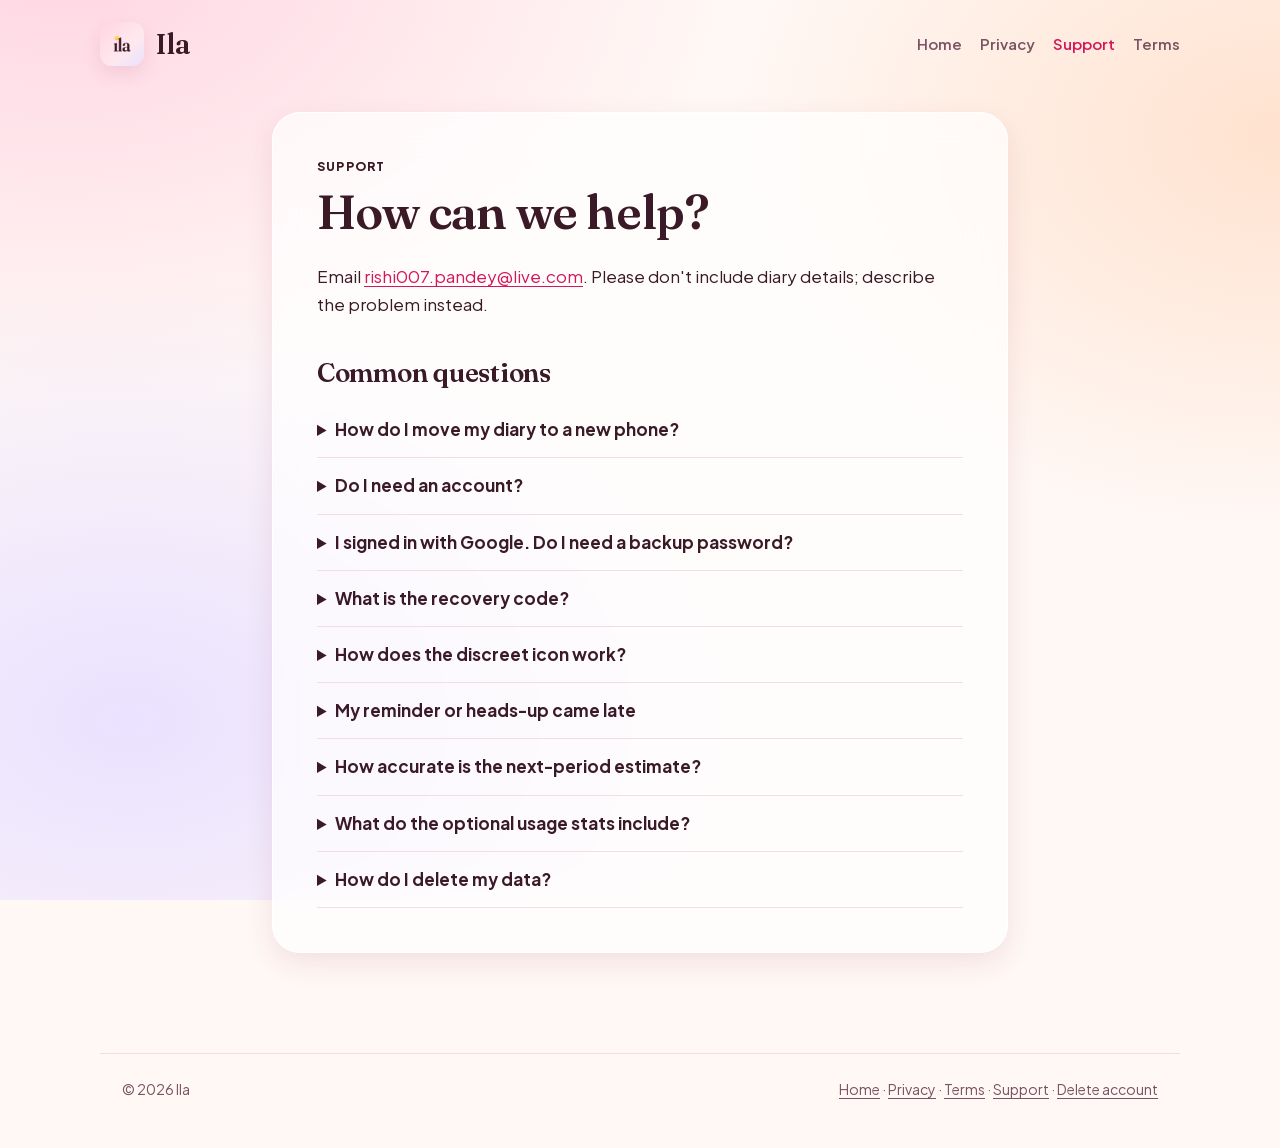
<file: support.html>
<!doctype html>
<html lang="en">
<head>
<meta charset="utf-8">
<meta name="viewport" content="width=device-width, initial-scale=1">
<title>Support — Ila</title>
<meta name="description" content="Help and answers for Ila, a private cycle diary for Android.">
<link rel="icon" href="assets/favicon.png">
<link rel="stylesheet" href="assets/site.css">
</head>
<body>
<header class="wrap nav">
  <a class="brand" href="./"><img src="assets/ila-icon-512.png" alt="">Ila</a>
  <nav aria-label="Main"><ul><li><a href="./">Home</a></li><li><a href="privacy.html">Privacy</a></li><li><a href="support.html" aria-current="page">Support</a></li><li><a href="terms.html">Terms</a></li></ul></nav>
</header>
<main class="wrap doc"><div class="card">
<p class="eyebrow">Support</p>
<h1 style="font-size:clamp(34px,5vw,48px)">How can we help?</h1>
<p>Email <a href="mailto:rishi007.pandey@live.com">rishi007.pandey@live.com</a>. Please don't include diary details; describe the problem instead.</p>
<h2>Common questions</h2>
<details><summary>How do I move my diary to a new phone?</summary><p>With an account and cloud backup on, sign in to Ila on the new phone. If the phone was restored from your Google backup, the backup unlocks by itself; otherwise use your password (email accounts) or your recovery code. Without an account, go to Settings → Back up now on the old phone, copy the encrypted file to the new one, then tap <em>Restore an encrypted backup</em> on the welcome screen and enter the same passphrase.</p></details>
<details><summary>Do I need an account?</summary><p>No. Ila works fully offline without one. An account is only for optional encrypted cloud backup, so you can restore on a new phone.</p></details>
<details><summary>I signed in with Google. Do I need a backup password?</summary><p>No. Signing in with Google on any phone restores your backup. If you turned on <em>Extra privacy</em> (end-to-end), a phone restored from your Google backup unlocks by itself; for a phone set up from scratch, use your recovery code.</p></details>
<details><summary>What is the recovery code?</summary><p>When cloud backup starts, Ila offers to save a recovery code to your password manager. Save it there or write it down. It unlocks your cloud backup if you forget your password or set up a new phone from scratch. Not even we can reset it.</p></details>
<details><summary>How does the discreet icon work?</summary><p>Settings → Privacy &amp; reminders → Discreet icon lets you show Ila on your home screen as a neutral icon such as "Journal". Ila closes to apply the change; open it again from the new icon. Notifications also become neutral.</p></details>
<details><summary>My reminder or heads-up came late</summary><p>Android may delay reminders to save battery. Allow notifications for Ila, and turn off battery restrictions for Ila in your phone's settings. If Ila was force-stopped, open it once to reschedule reminders.</p></details>
<details><summary>How accurate is the next-period estimate?</summary><p>It's based on the typical length of your recent logged cycles, and appears after three complete cycles. It's a guide, not a prediction, and it isn't medical advice.</p></details>
<details><summary>What do the optional usage stats include?</summary><p>Only if you agree: which screens are used, app version and device type, approximate country, and broad weekly usage ranges. Never anything from your diary. See the <a href="privacy.html">privacy policy</a> for the full list.</p></details>
<details><summary>How do I delete my data?</summary><p>See <a href="delete-account.html">delete your account and data</a>.</p></details>
</div></main>
<footer><div class="wrap">
  <span>© 2026 Ila</span>
  <span><a href="./">Home</a> · <a href="privacy.html">Privacy</a> · <a href="terms.html">Terms</a> · <a href="support.html">Support</a> · <a href="delete-account.html">Delete account</a></span>
</div></footer>
</body>
</html>
</file>
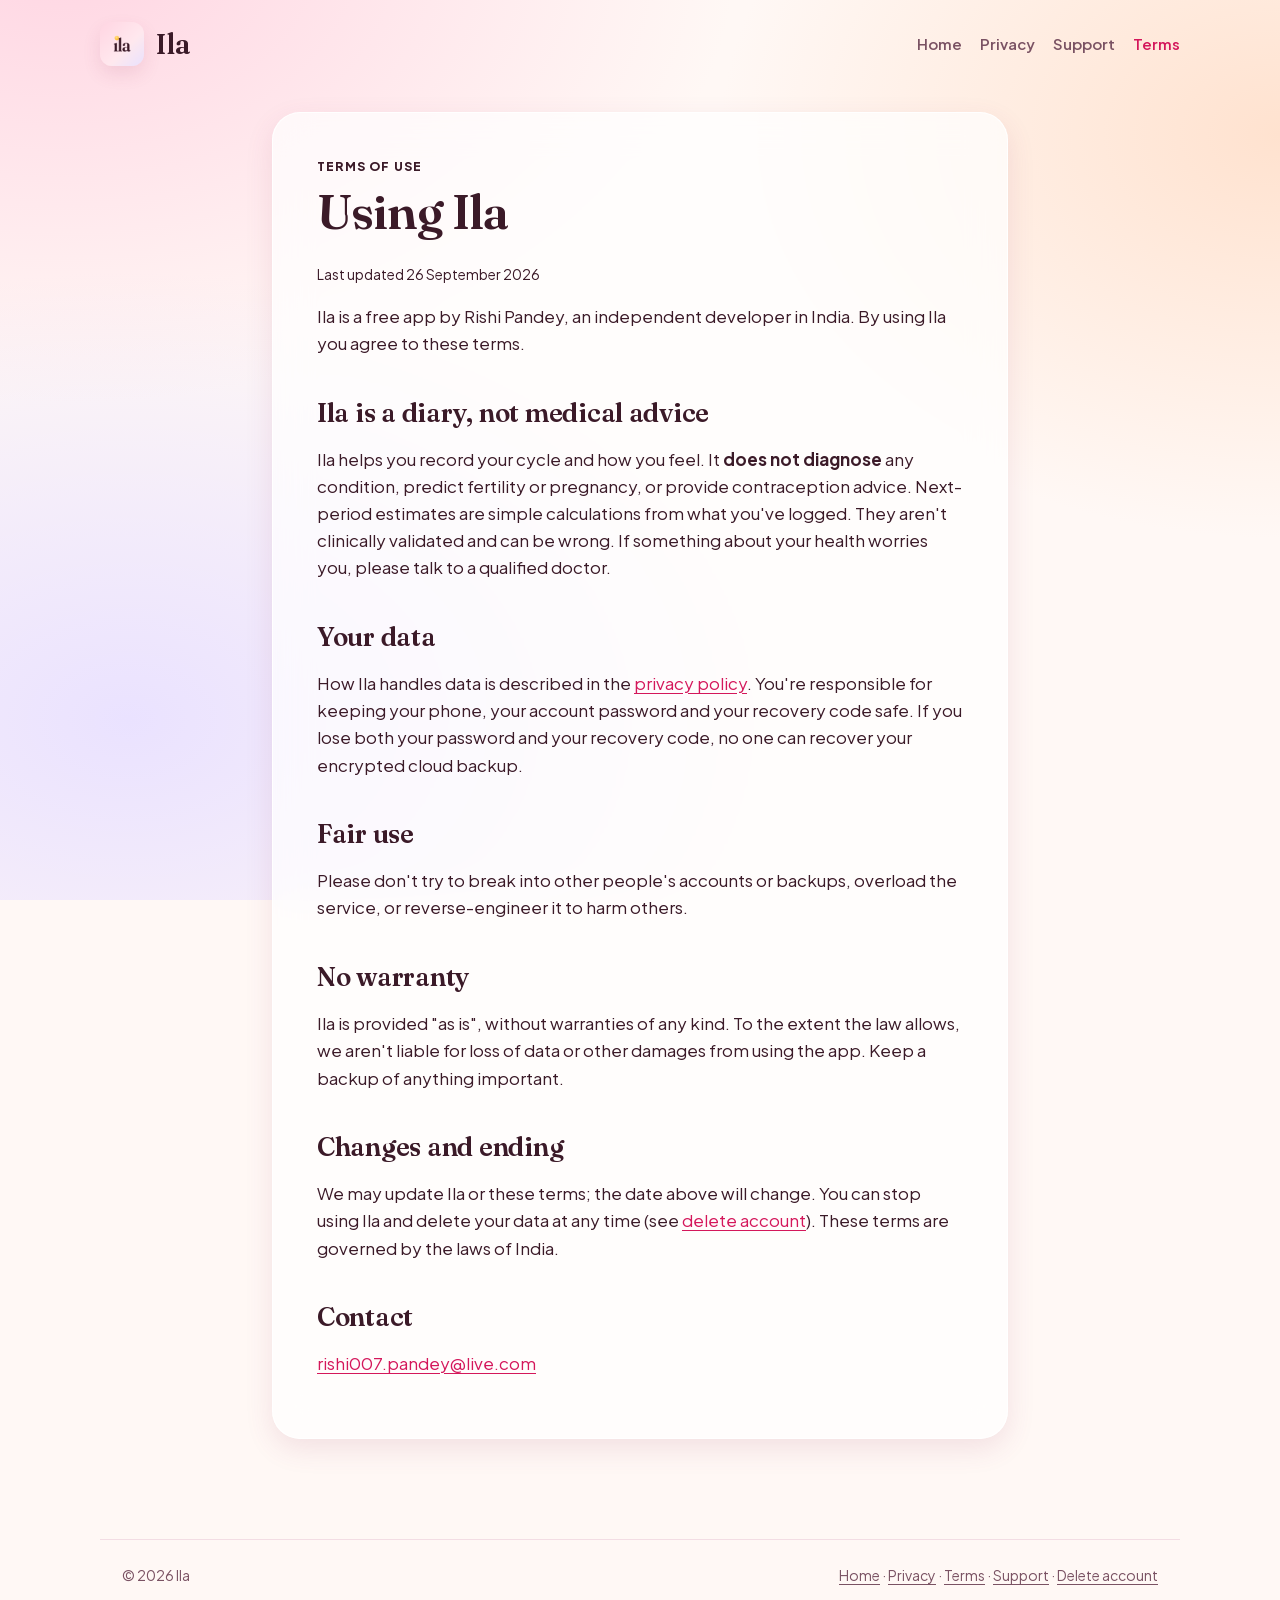
<file: terms.html>
<!doctype html>
<html lang="en">
<head>
<meta charset="utf-8">
<meta name="viewport" content="width=device-width, initial-scale=1">
<title>Terms of use — Ila</title>
<meta name="description" content="Terms of use for Ila, a private cycle diary for Android.">
<link rel="icon" href="assets/favicon.png">
<link rel="stylesheet" href="assets/site.css">
</head>
<body>
<header class="wrap nav">
  <a class="brand" href="./"><img src="assets/ila-icon-512.png" alt="">Ila</a>
  <nav aria-label="Main"><ul><li><a href="./">Home</a></li><li><a href="privacy.html">Privacy</a></li><li><a href="support.html">Support</a></li><li><a href="terms.html" aria-current="page">Terms</a></li></ul></nav>
</header>
<main class="wrap doc"><div class="card">
<p class="eyebrow">Terms of use</p>
<h1 style="font-size:clamp(34px,5vw,48px)">Using Ila</h1>
<p class="note">Last updated 26 September 2026</p>
<p>Ila is a free app by Rishi Pandey, an independent developer in India. By using Ila you agree to these terms.</p>
<h2>Ila is a diary, not medical advice</h2>
<p>Ila helps you record your cycle and how you feel. It <strong>does not diagnose</strong> any condition, predict fertility or pregnancy, or provide contraception advice. Next-period estimates are simple calculations from what you've logged. They aren't clinically validated and can be wrong. If something about your health worries you, please talk to a qualified doctor.</p>
<h2>Your data</h2>
<p>How Ila handles data is described in the <a href="privacy.html">privacy policy</a>. You're responsible for keeping your phone, your account password and your recovery code safe. If you lose both your password and your recovery code, no one can recover your encrypted cloud backup.</p>
<h2>Fair use</h2>
<p>Please don't try to break into other people's accounts or backups, overload the service, or reverse-engineer it to harm others.</p>
<h2>No warranty</h2>
<p>Ila is provided "as is", without warranties of any kind. To the extent the law allows, we aren't liable for loss of data or other damages from using the app. Keep a backup of anything important.</p>
<h2>Changes and ending</h2>
<p>We may update Ila or these terms; the date above will change. You can stop using Ila and delete your data at any time (see <a href="delete-account.html">delete account</a>). These terms are governed by the laws of India.</p>
<h2>Contact</h2>
<p><a href="mailto:rishi007.pandey@live.com">rishi007.pandey@live.com</a></p>
</div></main>
<footer><div class="wrap">
  <span>© 2026 Ila</span>
  <span><a href="./">Home</a> · <a href="privacy.html">Privacy</a> · <a href="terms.html">Terms</a> · <a href="support.html">Support</a> · <a href="delete-account.html">Delete account</a></span>
</div></footer>
</body>
</html>
</file>
<file: assets/site.css>
/* Ila website — same design language as the app: aurora background, frosted cards, rose actions. No trackers, no cookies. */
@font-face { font-family: "Fraunces"; src: url("fonts/fraunces.woff2") format("woff2"); font-weight: 400 700; font-display: swap; }
@font-face { font-family: "Plus Jakarta Sans"; src: url("fonts/plus-jakarta-sans.woff2") format("woff2"); font-weight: 400 800; font-display: swap; }

:root {
  color-scheme: light;
  --base: #FFF8F5; --ink: #3B1A28; --muted: #7A5263; --label: #9A5A70;
  --rose: #D4175B; --rose-deep: #A3123F; --rose-top: #DE2A66; --rose-bottom: #C8124F;
  --petal: #FFD6E3; --peach: #FFE2CF; --butter: #FFF0BF; --lilac: #EAE2FF;
  --glass: rgba(255,255,255,.7); --rim: rgba(255,255,255,.95); --shadow: rgba(160,60,100,.12); --line: #F3DDE4;
}
@media (prefers-color-scheme: dark) {
  :root {
    color-scheme: dark;
    --base: #1C1117; --ink: #FBE9EF; --muted: #D9B9C5; --label: #F0A8C2; --rose-deep: #FFC9DA;
    --petal: #52213A; --peach: #4E2D1E; --butter: #45391A; --lilac: #33295A;
    --glass: rgba(255,255,255,.07); --rim: rgba(255,255,255,.12); --shadow: rgba(0,0,0,.4); --line: rgba(255,255,255,.1);
  }
}

* { box-sizing: border-box; }
html { -webkit-text-size-adjust: 100%; }
body {
  margin: 0; color: var(--ink); font: 17px/1.6 "Plus Jakarta Sans", system-ui, -apple-system, "Segoe UI", sans-serif;
  background:
    radial-gradient(60rem 40rem at 5% -5%, color-mix(in srgb, var(--petal) 100%, transparent), transparent 70%),
    radial-gradient(50rem 36rem at 100% 15%, color-mix(in srgb, var(--peach) 100%, transparent), transparent 70%),
    radial-gradient(60rem 40rem at 10% 80%, color-mix(in srgb, var(--lilac) 100%, transparent), transparent 70%),
    var(--base);
  background-attachment: fixed; -webkit-font-smoothing: antialiased;
}
a { color: var(--rose); text-underline-offset: 3px; }
a:hover { color: var(--rose-deep); }
:focus-visible { outline: 3px solid var(--rose); outline-offset: 3px; border-radius: 8px; }

.wrap { max-width: 1080px; margin: 0 auto; padding: 0 22px; }
.nav { display: flex; align-items: center; justify-content: space-between; gap: 16px; padding: 22px 0; flex-wrap: wrap; }
.brand { display: flex; align-items: center; gap: 12px; color: var(--ink); text-decoration: none; font: 600 28px/1 "Fraunces", Georgia, serif; }
.brand img { width: 44px; height: 44px; border-radius: 12px; box-shadow: 0 8px 18px var(--shadow); }
.nav ul { display: flex; gap: 6px 18px; list-style: none; margin: 0; padding: 0; flex-wrap: wrap; font-weight: 600; font-size: 15px; }
.nav ul a { color: var(--muted); text-decoration: none; }
.nav ul a:hover, .nav ul a[aria-current="page"] { color: var(--rose); }

h1, h2, h3 { font-family: "Fraunces", Georgia, serif; font-weight: 600; letter-spacing: -.01em; line-height: 1.15; margin: 0 0 .5em; }
h1 { font-size: clamp(40px, 7vw, 76px); letter-spacing: -.02em; }
h2 { font-size: clamp(26px, 3.4vw, 36px); }
h3 { font-size: 21px; }
.eyebrow { font-size: 12px; font-weight: 800; letter-spacing: .1em; text-transform: uppercase; color: var(--label); margin: 0 0 8px; }
.lede { font-size: clamp(18px, 2.2vw, 22px); color: var(--muted); max-width: 38rem; }

.hero { display: grid; grid-template-columns: minmax(0, 1.1fr) minmax(0, .9fr); gap: 40px; align-items: center; padding: 40px 0 64px; }
.hero .tagline { font-size: clamp(22px, 3vw, 30px); font-weight: 700; color: var(--rose-deep); margin: 0 0 16px; }
.hero-shot { justify-self: center; }
@media (max-width: 820px) { .hero { grid-template-columns: 1fr; padding-top: 16px; } }

.pill-row { display: flex; gap: 12px; flex-wrap: wrap; margin-top: 24px; align-items: center; }
.button { display: inline-flex; align-items: center; gap: 8px; min-height: 52px; padding: 0 24px; border-radius: 999px; font-weight: 700; text-decoration: none; }
.button.rose { color: #fff; background: linear-gradient(180deg, var(--rose-top), var(--rose-bottom)); box-shadow: 0 10px 22px rgba(200,18,79,.3); }
.button.rose:hover { color: #fff; }
.button.soft { color: var(--rose-deep); background: var(--glass); border: 1px solid var(--rim); box-shadow: 0 6px 18px var(--shadow); }
.button[aria-disabled="true"] { cursor: default; opacity: .85; }
.note { font-size: 14px; color: var(--muted); }

.phone { width: min(300px, 78vw); border-radius: 36px; border: 8px solid #2F1420; background: #2F1420; box-shadow: 0 30px 60px rgba(80,20,40,.25); overflow: hidden; }
.phone img { display: block; width: 100%; height: auto; }

.card { background: var(--glass); border: 1px solid var(--rim); border-radius: 28px; box-shadow: 0 10px 28px var(--shadow); padding: 26px; backdrop-filter: blur(18px); -webkit-backdrop-filter: blur(18px); }
.grid { display: grid; grid-template-columns: repeat(auto-fit, minmax(230px, 1fr)); gap: 18px; }
.tile { border-radius: 24px; padding: 22px; }
.tile.petal { background: var(--petal); } .tile.peach { background: var(--peach); } .tile.butter { background: var(--butter); } .tile.lilac { background: var(--lilac); }
.tile h3 { margin-bottom: 6px; }
.tile p { margin: 0; color: var(--muted); font-size: 15px; }
section { padding: 36px 0; }

.shots { display: flex; gap: 22px; overflow-x: auto; padding: 8px 4px 24px; scroll-snap-type: x mandatory; }
.shots figure { margin: 0; flex: 0 0 auto; scroll-snap-align: center; text-align: center; }
.shots .phone { width: 230px; border-width: 6px; border-radius: 30px; }
.shots figcaption { margin-top: 10px; font-size: 14px; font-weight: 600; color: var(--muted); }

.checks { list-style: none; padding: 0; margin: 0; display: grid; gap: 10px; }
.checks li { padding-left: 34px; position: relative; }
.checks li::before { content: "✓"; position: absolute; left: 0; top: 0; width: 24px; height: 24px; border-radius: 12px; background: var(--petal); color: var(--rose-deep); font-weight: 800; font-size: 14px; display: grid; place-items: center; }
.checks.never li::before { content: "✕"; background: var(--lilac); color: var(--ink); }

.doc { max-width: 780px; margin: 0 auto; padding-block: 24px 64px; }
.doc .card { padding: clamp(22px, 4vw, 44px); }
.doc h2 { font-size: 26px; margin-top: 1.6em; }
.doc h3 { font-size: 19px; margin-top: 1.3em; font-family: "Plus Jakarta Sans", sans-serif; font-weight: 800; }
.doc p, .doc li { color: var(--ink); }
.doc .summary { background: var(--petal); border-radius: 22px; padding: 18px 22px; margin: 18px 0 8px; }
.doc .summary p { margin: .3em 0; }
.doc table { width: 100%; border-collapse: collapse; font-size: 15px; margin: 12px 0; }
.doc th, .doc td { text-align: left; padding: 10px 8px; border-bottom: 1px solid var(--line); vertical-align: top; }
.doc th { font-size: 13px; letter-spacing: .04em; text-transform: uppercase; color: var(--label); }
.table-scroll { overflow-x: auto; }
details { border-bottom: 1px solid var(--line); padding: 14px 0; }
summary { cursor: pointer; font-weight: 700; }

footer { padding: 36px 0 48px; color: var(--muted); font-size: 14px; }
footer .wrap { display: flex; justify-content: space-between; gap: 16px; flex-wrap: wrap; border-top: 1px solid var(--line); padding-top: 24px; }
footer a { color: var(--muted); }
</file>
